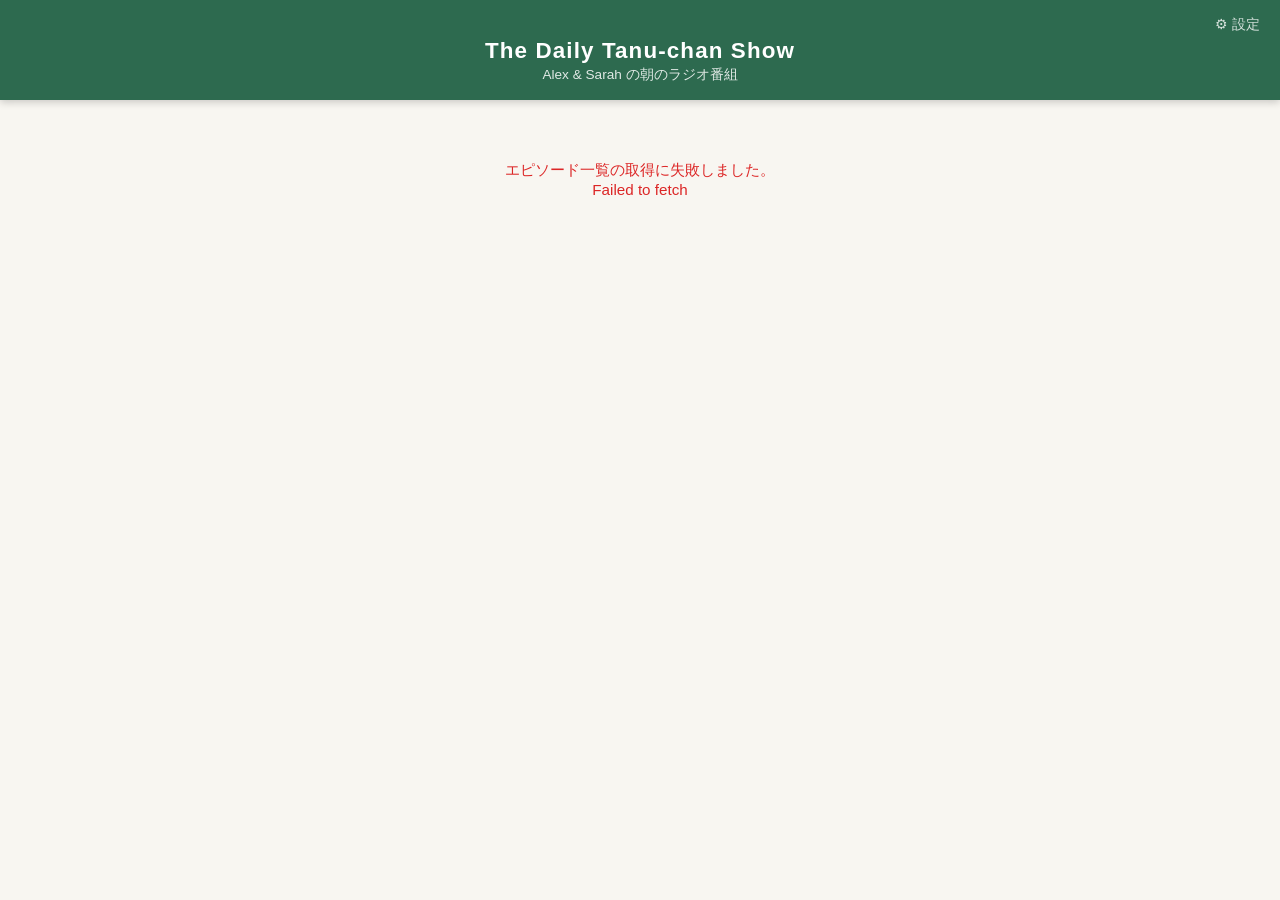
<file: docs/index.html>
<!DOCTYPE html>
<html lang="ja">
<head>
  <meta charset="UTF-8">
  <meta name="viewport" content="width=device-width, initial-scale=1.0">
  <title>The Daily Tanu-chan Show</title>
  <link rel="stylesheet" href="css/style.css">
</head>
<body>
  <header>
    <a href="settings.html" class="back-link" style="text-align:right; display:block;">⚙ 設定</a>
    <h1>The Daily Tanu-chan Show</h1>
    <p class="subtitle">Alex & Sarah の朝のラジオ番組</p>
  </header>

  <main>
    <div id="episode-list">
      <p class="loading">読み込み中...</p>
    </div>
  </main>

  <script>
    const REPO = 'yutamtam/english-daily';
    const CONTENT_BASE = 'content';

    async function loadEpisodes() {
      const list = document.getElementById('episode-list');
      try {
        // Fetch the list of content files via GitHub API
        const resp = await fetch(
          `https://api.github.com/repos/${REPO}/contents/${CONTENT_BASE}`,
          { headers: { Accept: 'application/vnd.github.v3+json' } }
        );
        if (!resp.ok) throw new Error('Failed to fetch episode list');
        const files = await resp.json();

        const jsonFiles = files
          .filter(f => f.name.endsWith('.json'))
          .sort((a, b) => b.name.localeCompare(a.name));

        if (jsonFiles.length === 0) {
          list.innerHTML = '<p class="empty">まだエピソードがありません。明日の朝6時をお楽しみに！</p>';
          return;
        }

        const items = jsonFiles.map(f => {
          const date = f.name.replace('.json', '');
          const d = new Date(date + 'T00:00:00+09:00');
          const label = d.toLocaleDateString('ja-JP', {
            year: 'numeric', month: 'long', day: 'numeric', weekday: 'short'
          });
          return `
            <a class="episode-card" href="player.html?date=${date}">
              <span class="episode-date">${label}</span>
              <span class="episode-arrow">▶</span>
            </a>`;
        }).join('');

        list.innerHTML = items;
      } catch (e) {
        list.innerHTML = `<p class="error">エピソード一覧の取得に失敗しました。<br>${e.message}</p>`;
      }
    }

    loadEpisodes();
  </script>
</body>
</html>
</file>
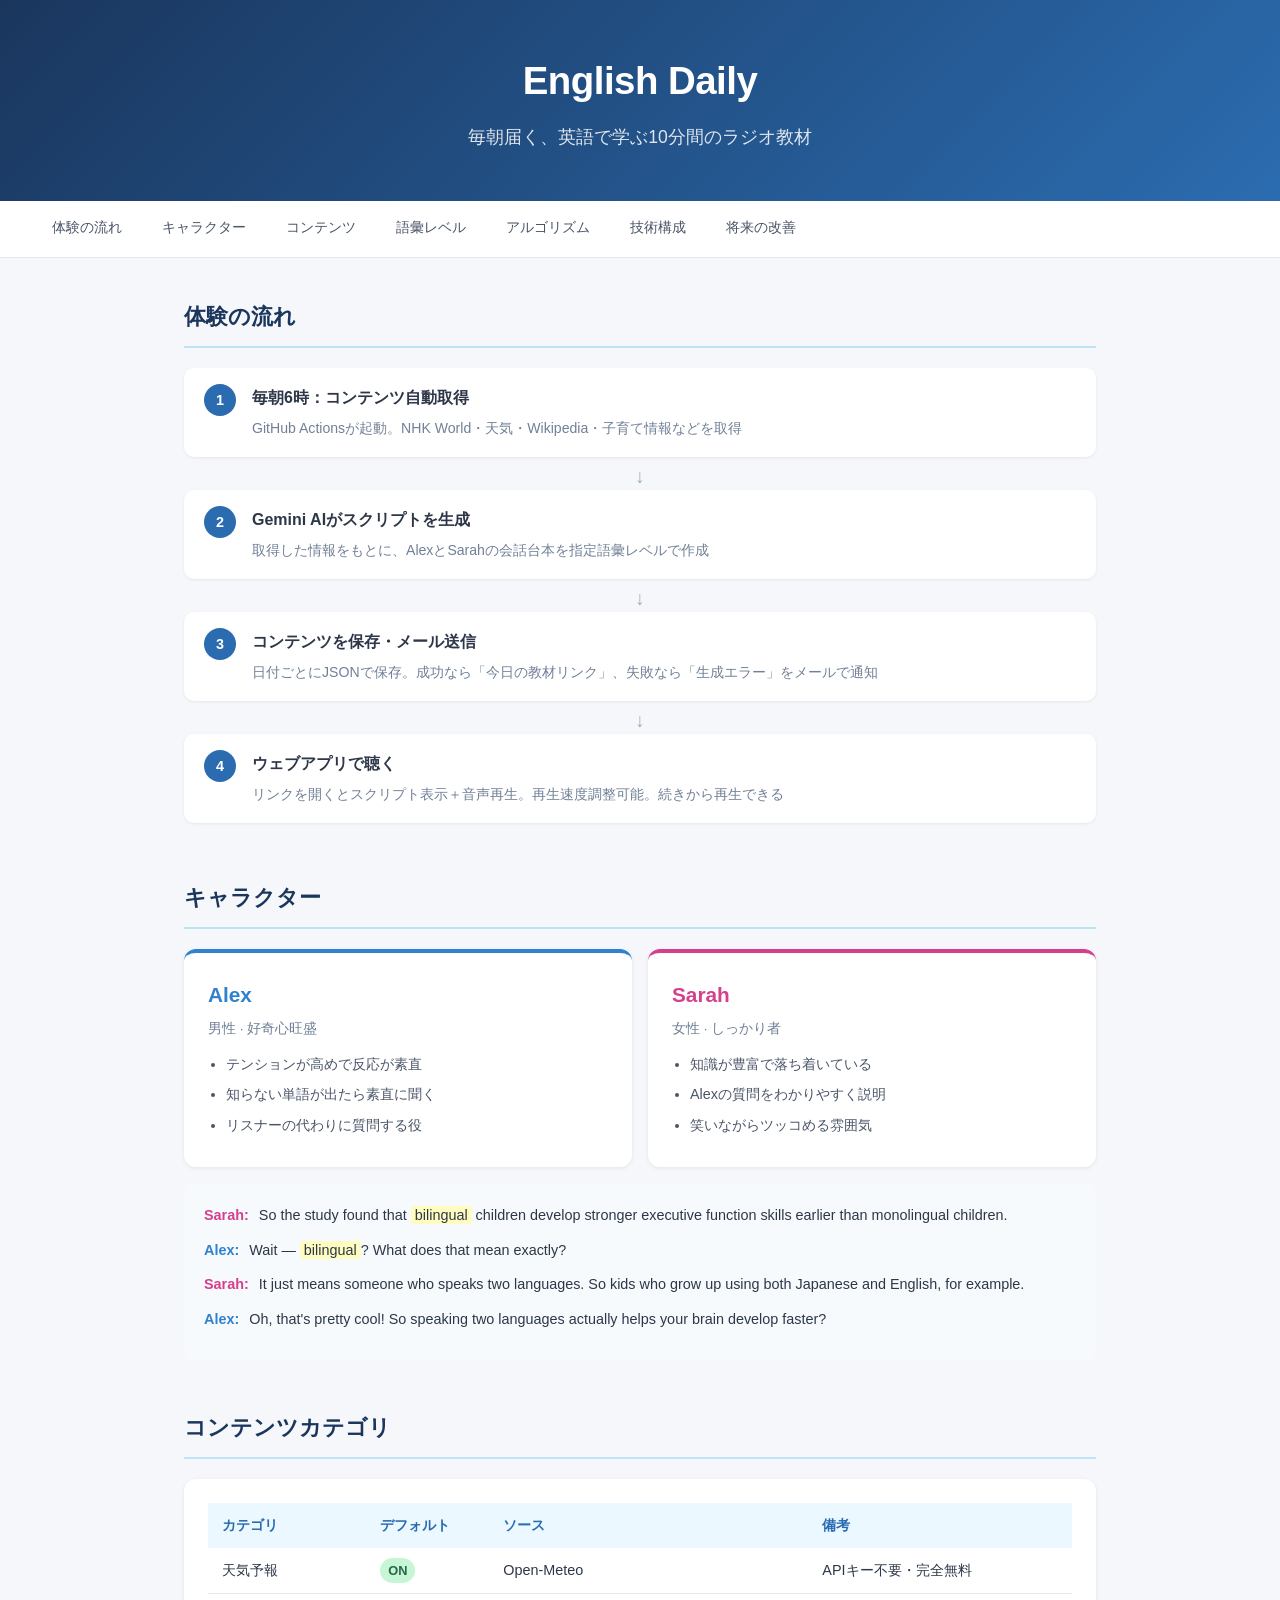
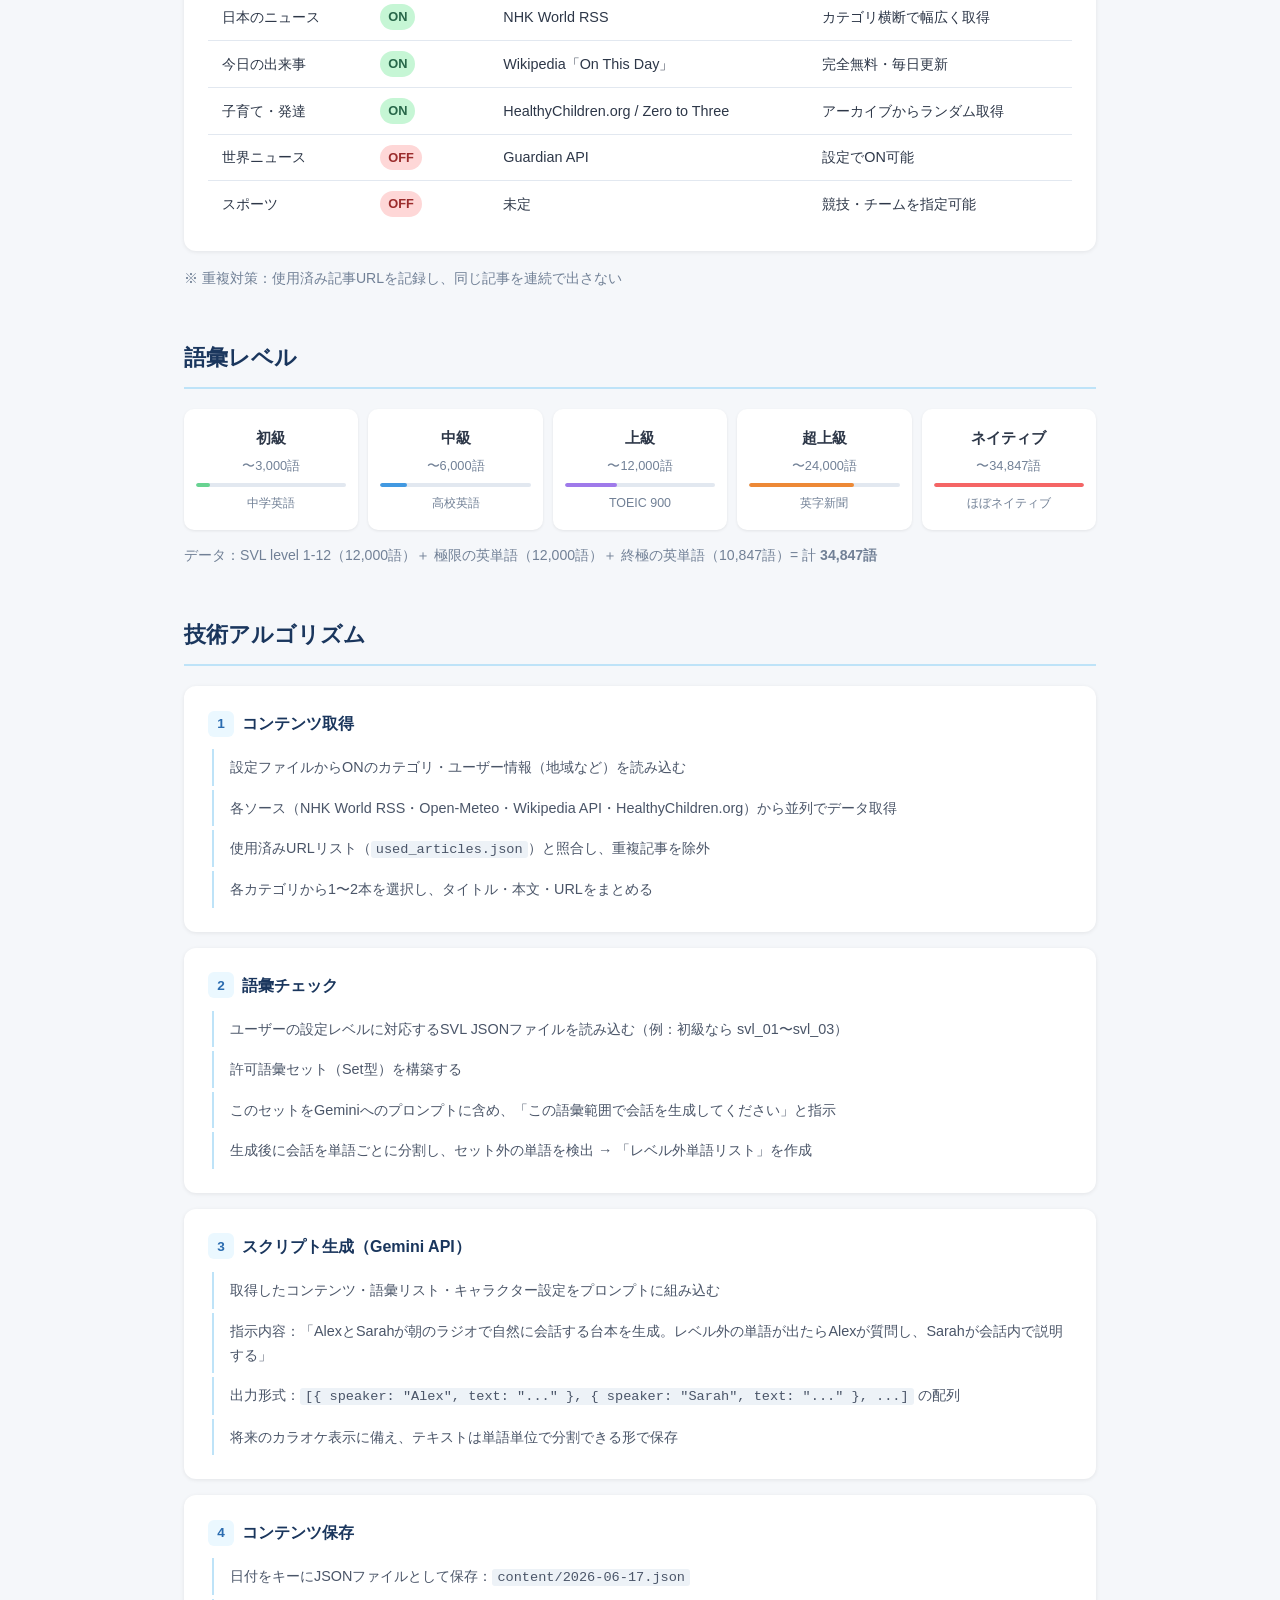
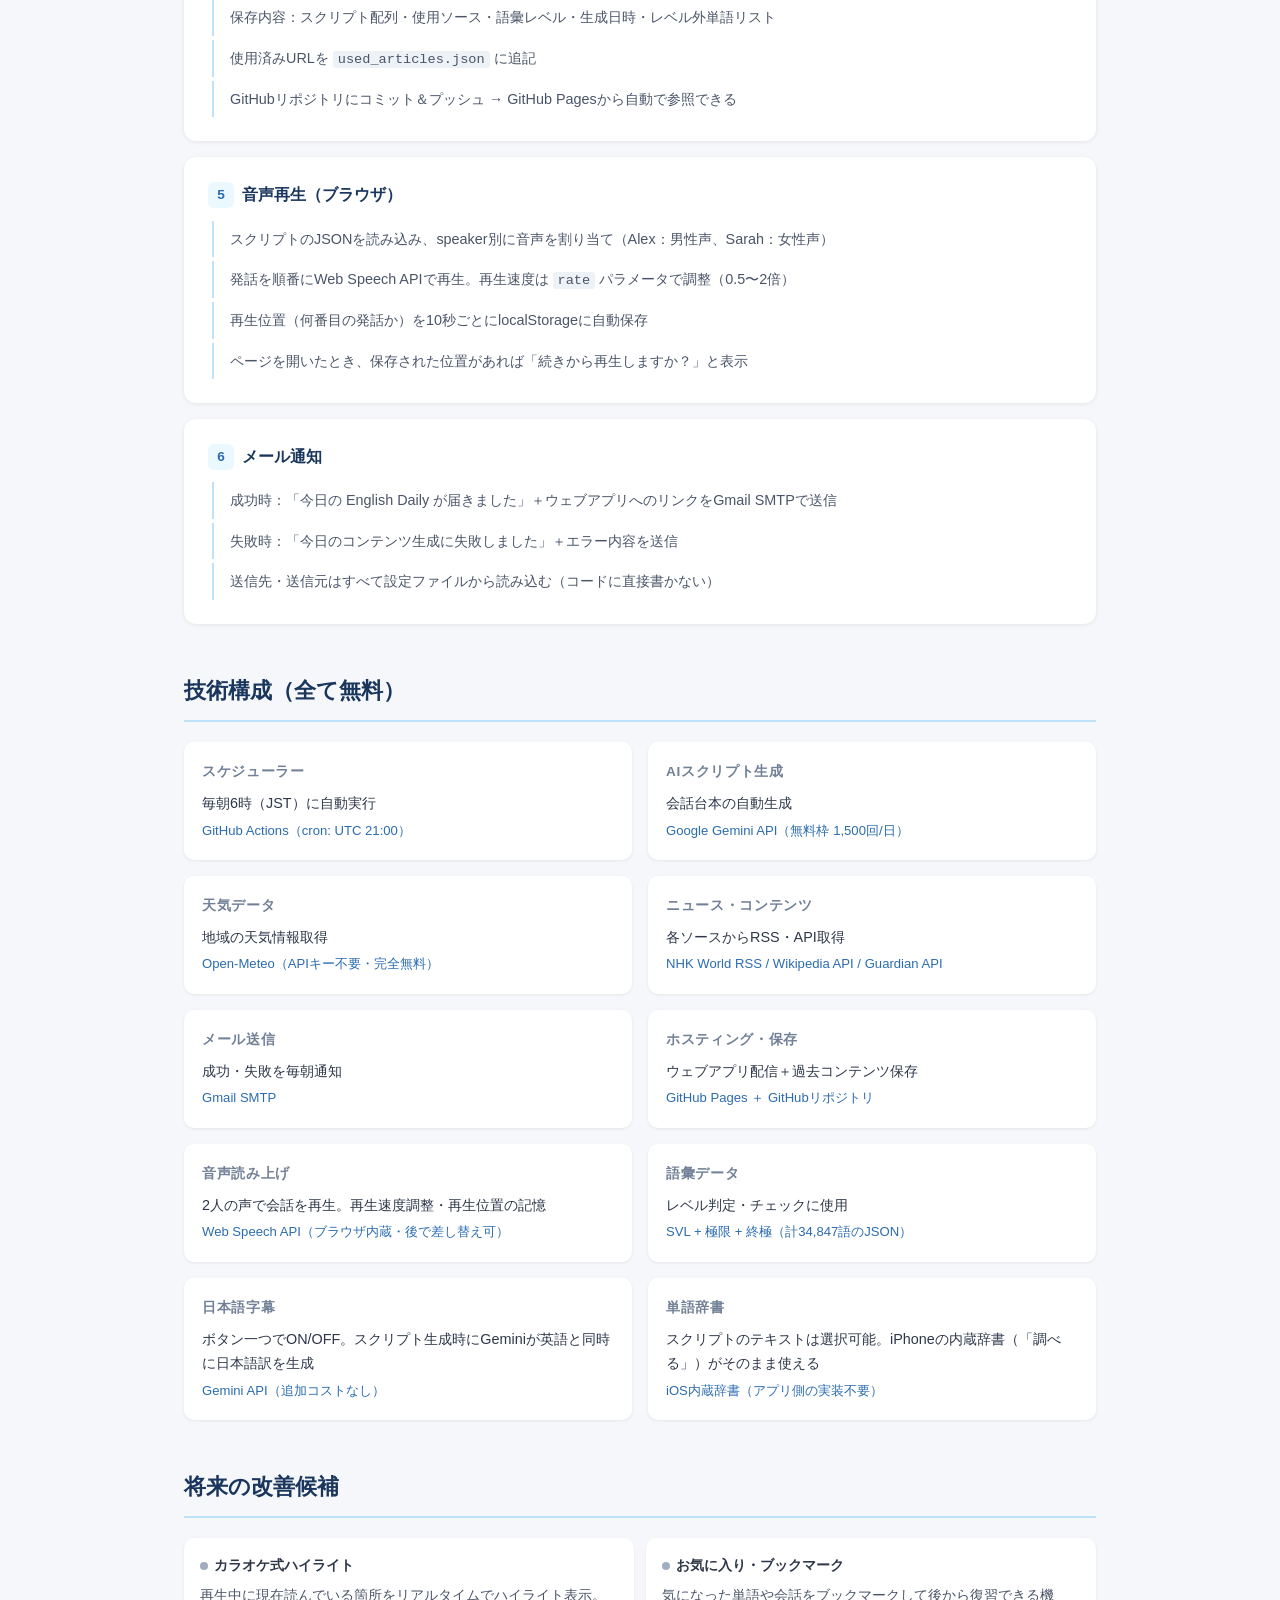
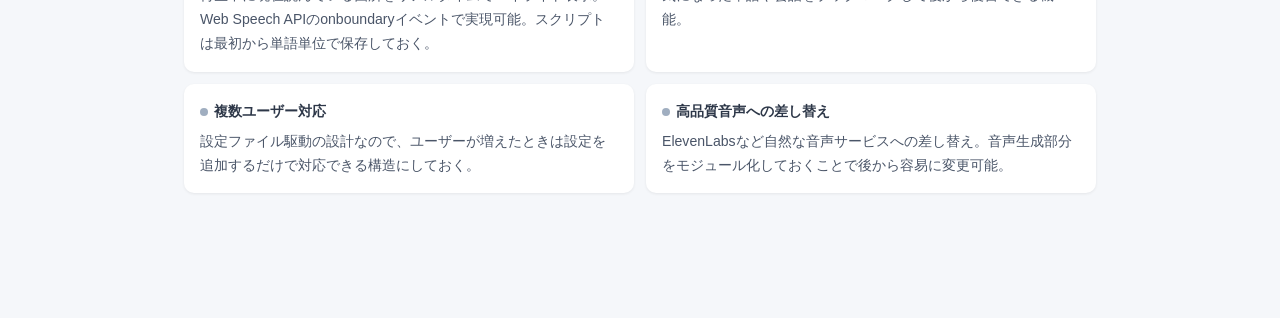
<file: overview.html>
<!DOCTYPE html>
<html lang="ja">
<head>
<meta charset="UTF-8">
<meta name="viewport" content="width=device-width, initial-scale=1.0">
<title>English Daily - 構想・技術概要</title>
<style>
  * { box-sizing: border-box; margin: 0; padding: 0; }
  body { font-family: -apple-system, BlinkMacSystemFont, 'Segoe UI', sans-serif; background: #f5f7fa; color: #2d3748; line-height: 1.7; }

  header { background: linear-gradient(135deg, #1a365d, #2b6cb0); color: white; padding: 48px 32px; text-align: center; }
  header h1 { font-size: 2.4rem; font-weight: 700; letter-spacing: -0.5px; }
  header p { margin-top: 10px; font-size: 1.1rem; opacity: 0.85; }

  nav { background: white; border-bottom: 1px solid #e2e8f0; padding: 0 32px; display: flex; gap: 0; overflow-x: auto; }
  nav a { padding: 14px 20px; color: #4a5568; text-decoration: none; font-size: 0.9rem; white-space: nowrap; border-bottom: 3px solid transparent; }
  nav a:hover { color: #2b6cb0; border-bottom-color: #2b6cb0; }

  main { max-width: 960px; margin: 0 auto; padding: 40px 24px 80px; }

  section { margin-bottom: 48px; }
  h2 { font-size: 1.4rem; font-weight: 700; color: #1a365d; margin-bottom: 20px; padding-bottom: 10px; border-bottom: 2px solid #bee3f8; }
  h3 { font-size: 1.05rem; font-weight: 600; color: #2d3748; margin: 20px 0 10px; }

  .card { background: white; border-radius: 12px; padding: 24px; margin-bottom: 16px; box-shadow: 0 1px 4px rgba(0,0,0,0.08); }

  .flow { display: flex; flex-direction: column; gap: 0; }
  .flow-item { display: flex; align-items: flex-start; gap: 16px; padding: 16px 20px; background: white; border-radius: 10px; margin-bottom: 8px; box-shadow: 0 1px 3px rgba(0,0,0,0.07); }
  .flow-num { width: 32px; height: 32px; background: #2b6cb0; color: white; border-radius: 50%; display: flex; align-items: center; justify-content: center; font-weight: 700; font-size: 0.9rem; flex-shrink: 0; }
  .flow-content strong { display: block; margin-bottom: 3px; }
  .flow-content span { font-size: 0.88rem; color: #718096; }
  .flow-arrow { text-align: center; color: #a0aec0; font-size: 1.2rem; margin: -4px 0; }

  .chars { display: grid; grid-template-columns: 1fr 1fr; gap: 16px; }
  .char-card { background: white; border-radius: 12px; padding: 24px; box-shadow: 0 1px 4px rgba(0,0,0,0.08); }
  .char-card.alex { border-top: 4px solid #3182ce; }
  .char-card.sarah { border-top: 4px solid #d53f8c; }
  .char-name { font-size: 1.3rem; font-weight: 700; margin-bottom: 4px; }
  .char-card.alex .char-name { color: #3182ce; }
  .char-card.sarah .char-name { color: #d53f8c; }
  .char-role { font-size: 0.85rem; color: #718096; margin-bottom: 12px; }
  .char-card ul { padding-left: 18px; font-size: 0.9rem; color: #4a5568; }
  .char-card li { margin-bottom: 6px; }

  .dialog-example { background: #f7fafc; border-radius: 10px; padding: 20px; margin-top: 16px; font-size: 0.9rem; }
  .dialog-example .line { margin-bottom: 10px; display: flex; gap: 10px; }
  .dialog-example .speaker { font-weight: 700; flex-shrink: 0; }
  .dialog-example .speaker.alex { color: #3182ce; }
  .dialog-example .speaker.sarah { color: #d53f8c; }
  .dialog-example .highlight { background: #fefcbf; padding: 1px 4px; border-radius: 3px; }

  table { width: 100%; border-collapse: collapse; font-size: 0.9rem; }
  th { background: #ebf8ff; color: #2b6cb0; padding: 10px 14px; text-align: left; font-weight: 600; }
  td { padding: 10px 14px; border-bottom: 1px solid #e2e8f0; }
  tr:last-child td { border-bottom: none; }
  .badge { display: inline-block; padding: 2px 8px; border-radius: 20px; font-size: 0.8rem; font-weight: 600; }
  .badge-on { background: #c6f6d5; color: #276749; }
  .badge-off { background: #fed7d7; color: #9b2c2c; }

  .levels { display: grid; grid-template-columns: repeat(5, 1fr); gap: 10px; }
  .level { background: white; border-radius: 10px; padding: 16px 12px; text-align: center; box-shadow: 0 1px 3px rgba(0,0,0,0.08); }
  .level-name { font-weight: 700; font-size: 0.95rem; margin-bottom: 4px; }
  .level-words { font-size: 0.8rem; color: #718096; margin-bottom: 6px; }
  .level-bar { height: 4px; border-radius: 2px; background: #e2e8f0; overflow: hidden; }
  .level-bar-fill { height: 100%; border-radius: 2px; }
  .l1 .level-bar-fill { background: #68d391; width: 9%; }
  .l2 .level-bar-fill { background: #4299e1; width: 18%; }
  .l3 .level-bar-fill { background: #9f7aea; width: 35%; }
  .l4 .level-bar-fill { background: #ed8936; width: 70%; }
  .l5 .level-bar-fill { background: #f56565; width: 100%; }

  .algo { background: white; border-radius: 12px; padding: 24px; margin-bottom: 16px; box-shadow: 0 1px 4px rgba(0,0,0,0.08); }
  .algo-title { font-weight: 700; color: #1a365d; margin-bottom: 12px; display: flex; align-items: center; gap: 8px; font-size: 1rem; }
  .algo-num { width: 26px; height: 26px; background: #ebf8ff; color: #2b6cb0; border-radius: 6px; display: flex; align-items: center; justify-content: center; font-weight: 700; font-size: 0.85rem; flex-shrink: 0; }
  .algo-steps { padding-left: 0; list-style: none; }
  .algo-steps li { padding: 6px 0 6px 16px; border-left: 2px solid #bee3f8; margin-left: 4px; font-size: 0.9rem; color: #4a5568; margin-bottom: 4px; }
  .algo-steps li:last-child { margin-bottom: 0; }
  .code { font-family: 'SF Mono', Consolas, monospace; background: #edf2f7; padding: 1px 5px; border-radius: 3px; font-size: 0.85rem; }

  .arch-grid { display: grid; grid-template-columns: 1fr 1fr; gap: 16px; }
  .arch-item { background: white; border-radius: 10px; padding: 18px; box-shadow: 0 1px 3px rgba(0,0,0,0.07); }
  .arch-item h4 { font-size: 0.85rem; font-weight: 700; color: #718096; text-transform: uppercase; letter-spacing: 0.05em; margin-bottom: 8px; }
  .arch-item p { font-size: 0.9rem; color: #2d3748; }
  .arch-item .tech { font-size: 0.82rem; color: #2b6cb0; margin-top: 4px; }

  .concerns { display: grid; grid-template-columns: 1fr 1fr; gap: 12px; }
  .concern { background: white; border-radius: 10px; padding: 16px; box-shadow: 0 1px 3px rgba(0,0,0,0.07); font-size: 0.88rem; }
  .concern-label { font-weight: 700; margin-bottom: 6px; display: flex; align-items: center; gap: 6px; }
  .dot { width: 8px; height: 8px; border-radius: 50%; flex-shrink: 0; }
  .dot-future { background: #a0aec0; }

  @media (max-width: 640px) {
    .chars, .arch-grid, .concerns { grid-template-columns: 1fr; }
    .levels { grid-template-columns: repeat(3, 1fr); }
    header h1 { font-size: 1.8rem; }
  }
</style>
</head>
<body>

<header>
  <h1>English Daily</h1>
  <p>毎朝届く、英語で学ぶ10分間のラジオ教材</p>
</header>

<nav>
  <a href="#flow">体験の流れ</a>
  <a href="#chars">キャラクター</a>
  <a href="#content">コンテンツ</a>
  <a href="#levels">語彙レベル</a>
  <a href="#algo">アルゴリズム</a>
  <a href="#arch">技術構成</a>
  <a href="#future">将来の改善</a>
</nav>

<main>

  <!-- 体験の流れ -->
  <section id="flow">
    <h2>体験の流れ</h2>
    <div class="flow">
      <div class="flow-item">
        <div class="flow-num">1</div>
        <div class="flow-content">
          <strong>毎朝6時：コンテンツ自動取得</strong>
          <span>GitHub Actionsが起動。NHK World・天気・Wikipedia・子育て情報などを取得</span>
        </div>
      </div>
      <div class="flow-arrow">↓</div>
      <div class="flow-item">
        <div class="flow-num">2</div>
        <div class="flow-content">
          <strong>Gemini AIがスクリプトを生成</strong>
          <span>取得した情報をもとに、AlexとSarahの会話台本を指定語彙レベルで作成</span>
        </div>
      </div>
      <div class="flow-arrow">↓</div>
      <div class="flow-item">
        <div class="flow-num">3</div>
        <div class="flow-content">
          <strong>コンテンツを保存・メール送信</strong>
          <span>日付ごとにJSONで保存。成功なら「今日の教材リンク」、失敗なら「生成エラー」をメールで通知</span>
        </div>
      </div>
      <div class="flow-arrow">↓</div>
      <div class="flow-item">
        <div class="flow-num">4</div>
        <div class="flow-content">
          <strong>ウェブアプリで聴く</strong>
          <span>リンクを開くとスクリプト表示＋音声再生。再生速度調整可能。続きから再生できる</span>
        </div>
      </div>
    </div>
  </section>

  <!-- キャラクター -->
  <section id="chars">
    <h2>キャラクター</h2>
    <div class="chars">
      <div class="char-card alex">
        <div class="char-name">Alex</div>
        <div class="char-role">男性 · 好奇心旺盛</div>
        <ul>
          <li>テンションが高めで反応が素直</li>
          <li>知らない単語が出たら素直に聞く</li>
          <li>リスナーの代わりに質問する役</li>
        </ul>
      </div>
      <div class="char-card sarah">
        <div class="char-name">Sarah</div>
        <div class="char-role">女性 · しっかり者</div>
        <ul>
          <li>知識が豊富で落ち着いている</li>
          <li>Alexの質問をわかりやすく説明</li>
          <li>笑いながらツッコめる雰囲気</li>
        </ul>
      </div>
    </div>
    <div class="dialog-example">
      <div class="line">
        <span class="speaker sarah">Sarah:</span>
        <span>So the study found that <span class="highlight">bilingual</span> children develop stronger executive function skills earlier than monolingual children.</span>
      </div>
      <div class="line">
        <span class="speaker alex">Alex:</span>
        <span>Wait — <span class="highlight">bilingual</span>? What does that mean exactly?</span>
      </div>
      <div class="line">
        <span class="speaker sarah">Sarah:</span>
        <span>It just means someone who speaks two languages. So kids who grow up using both Japanese and English, for example.</span>
      </div>
      <div class="line">
        <span class="speaker alex">Alex:</span>
        <span>Oh, that's pretty cool! So speaking two languages actually helps your brain develop faster?</span>
      </div>
    </div>
  </section>

  <!-- コンテンツ -->
  <section id="content">
    <h2>コンテンツカテゴリ</h2>
    <div class="card">
      <table>
        <thead>
          <tr><th>カテゴリ</th><th>デフォルト</th><th>ソース</th><th>備考</th></tr>
        </thead>
        <tbody>
          <tr>
            <td>天気予報</td>
            <td><span class="badge badge-on">ON</span></td>
            <td>Open-Meteo</td>
            <td>APIキー不要・完全無料</td>
          </tr>
          <tr>
            <td>日本のニュース</td>
            <td><span class="badge badge-on">ON</span></td>
            <td>NHK World RSS</td>
            <td>カテゴリ横断で幅広く取得</td>
          </tr>
          <tr>
            <td>今日の出来事</td>
            <td><span class="badge badge-on">ON</span></td>
            <td>Wikipedia「On This Day」</td>
            <td>完全無料・毎日更新</td>
          </tr>
          <tr>
            <td>子育て・発達</td>
            <td><span class="badge badge-on">ON</span></td>
            <td>HealthyChildren.org / Zero to Three</td>
            <td>アーカイブからランダム取得</td>
          </tr>
          <tr>
            <td>世界ニュース</td>
            <td><span class="badge badge-off">OFF</span></td>
            <td>Guardian API</td>
            <td>設定でON可能</td>
          </tr>
          <tr>
            <td>スポーツ</td>
            <td><span class="badge badge-off">OFF</span></td>
            <td>未定</td>
            <td>競技・チームを指定可能</td>
          </tr>
        </tbody>
      </table>
    </div>
    <p style="font-size:0.88rem; color:#718096; margin-top:8px;">※ 重複対策：使用済み記事URLを記録し、同じ記事を連続で出さない</p>
  </section>

  <!-- 語彙レベル -->
  <section id="levels">
    <h2>語彙レベル</h2>
    <div class="levels">
      <div class="level l1">
        <div class="level-name">初級</div>
        <div class="level-words">〜3,000語</div>
        <div class="level-bar"><div class="level-bar-fill"></div></div>
        <div style="font-size:0.78rem; color:#718096; margin-top:6px;">中学英語</div>
      </div>
      <div class="level l2">
        <div class="level-name">中級</div>
        <div class="level-words">〜6,000語</div>
        <div class="level-bar"><div class="level-bar-fill"></div></div>
        <div style="font-size:0.78rem; color:#718096; margin-top:6px;">高校英語</div>
      </div>
      <div class="level l3">
        <div class="level-name">上級</div>
        <div class="level-words">〜12,000語</div>
        <div class="level-bar"><div class="level-bar-fill"></div></div>
        <div style="font-size:0.78rem; color:#718096; margin-top:6px;">TOEIC 900</div>
      </div>
      <div class="level l4">
        <div class="level-name">超上級</div>
        <div class="level-words">〜24,000語</div>
        <div class="level-bar"><div class="level-bar-fill"></div></div>
        <div style="font-size:0.78rem; color:#718096; margin-top:6px;">英字新聞</div>
      </div>
      <div class="level l5">
        <div class="level-name">ネイティブ</div>
        <div class="level-words">〜34,847語</div>
        <div class="level-bar"><div class="level-bar-fill"></div></div>
        <div style="font-size:0.78rem; color:#718096; margin-top:6px;">ほぼネイティブ</div>
      </div>
    </div>
    <div style="margin-top:14px; font-size:0.88rem; color:#718096;">
      データ：SVL level 1-12（12,000語）＋ 極限の英単語（12,000語）＋ 終極の英単語（10,847語）= 計 <strong>34,847語</strong>
    </div>
  </section>

  <!-- アルゴリズム -->
  <section id="algo">
    <h2>技術アルゴリズム</h2>

    <div class="algo">
      <div class="algo-title"><div class="algo-num">1</div>コンテンツ取得</div>
      <ul class="algo-steps">
        <li>設定ファイルからONのカテゴリ・ユーザー情報（地域など）を読み込む</li>
        <li>各ソース（NHK World RSS・Open-Meteo・Wikipedia API・HealthyChildren.org）から並列でデータ取得</li>
        <li>使用済みURLリスト（<span class="code">used_articles.json</span>）と照合し、重複記事を除外</li>
        <li>各カテゴリから1〜2本を選択し、タイトル・本文・URLをまとめる</li>
      </ul>
    </div>

    <div class="algo">
      <div class="algo-title"><div class="algo-num">2</div>語彙チェック</div>
      <ul class="algo-steps">
        <li>ユーザーの設定レベルに対応するSVL JSONファイルを読み込む（例：初級なら svl_01〜svl_03）</li>
        <li>許可語彙セット（Set型）を構築する</li>
        <li>このセットをGeminiへのプロンプトに含め、「この語彙範囲で会話を生成してください」と指示</li>
        <li>生成後に会話を単語ごとに分割し、セット外の単語を検出 → 「レベル外単語リスト」を作成</li>
      </ul>
    </div>

    <div class="algo">
      <div class="algo-title"><div class="algo-num">3</div>スクリプト生成（Gemini API）</div>
      <ul class="algo-steps">
        <li>取得したコンテンツ・語彙リスト・キャラクター設定をプロンプトに組み込む</li>
        <li>指示内容：「AlexとSarahが朝のラジオで自然に会話する台本を生成。レベル外の単語が出たらAlexが質問し、Sarahが会話内で説明する」</li>
        <li>出力形式：<span class="code">[{ speaker: "Alex", text: "..." }, { speaker: "Sarah", text: "..." }, ...]</span> の配列</li>
        <li>将来のカラオケ表示に備え、テキストは単語単位で分割できる形で保存</li>
      </ul>
    </div>

    <div class="algo">
      <div class="algo-title"><div class="algo-num">4</div>コンテンツ保存</div>
      <ul class="algo-steps">
        <li>日付をキーにJSONファイルとして保存：<span class="code">content/2026-06-17.json</span></li>
        <li>保存内容：スクリプト配列・使用ソース・語彙レベル・生成日時・レベル外単語リスト</li>
        <li>使用済みURLを <span class="code">used_articles.json</span> に追記</li>
        <li>GitHubリポジトリにコミット＆プッシュ → GitHub Pagesから自動で参照できる</li>
      </ul>
    </div>

    <div class="algo">
      <div class="algo-title"><div class="algo-num">5</div>音声再生（ブラウザ）</div>
      <ul class="algo-steps">
        <li>スクリプトのJSONを読み込み、speaker別に音声を割り当て（Alex：男性声、Sarah：女性声）</li>
        <li>発話を順番にWeb Speech APIで再生。再生速度は <span class="code">rate</span> パラメータで調整（0.5〜2倍）</li>
        <li>再生位置（何番目の発話か）を10秒ごとにlocalStorageに自動保存</li>
        <li>ページを開いたとき、保存された位置があれば「続きから再生しますか？」と表示</li>
      </ul>
    </div>

    <div class="algo">
      <div class="algo-title"><div class="algo-num">6</div>メール通知</div>
      <ul class="algo-steps">
        <li>成功時：「今日の English Daily が届きました」＋ウェブアプリへのリンクをGmail SMTPで送信</li>
        <li>失敗時：「今日のコンテンツ生成に失敗しました」＋エラー内容を送信</li>
        <li>送信先・送信元はすべて設定ファイルから読み込む（コードに直接書かない）</li>
      </ul>
    </div>
  </section>

  <!-- 技術構成 -->
  <section id="arch">
    <h2>技術構成（全て無料）</h2>
    <div class="arch-grid">
      <div class="arch-item">
        <h4>スケジューラー</h4>
        <p>毎朝6時（JST）に自動実行</p>
        <div class="tech">GitHub Actions（cron: UTC 21:00）</div>
      </div>
      <div class="arch-item">
        <h4>AIスクリプト生成</h4>
        <p>会話台本の自動生成</p>
        <div class="tech">Google Gemini API（無料枠 1,500回/日）</div>
      </div>
      <div class="arch-item">
        <h4>天気データ</h4>
        <p>地域の天気情報取得</p>
        <div class="tech">Open-Meteo（APIキー不要・完全無料）</div>
      </div>
      <div class="arch-item">
        <h4>ニュース・コンテンツ</h4>
        <p>各ソースからRSS・API取得</p>
        <div class="tech">NHK World RSS / Wikipedia API / Guardian API</div>
      </div>
      <div class="arch-item">
        <h4>メール送信</h4>
        <p>成功・失敗を毎朝通知</p>
        <div class="tech">Gmail SMTP</div>
      </div>
      <div class="arch-item">
        <h4>ホスティング・保存</h4>
        <p>ウェブアプリ配信＋過去コンテンツ保存</p>
        <div class="tech">GitHub Pages ＋ GitHubリポジトリ</div>
      </div>
      <div class="arch-item">
        <h4>音声読み上げ</h4>
        <p>2人の声で会話を再生。再生速度調整・再生位置の記憶</p>
        <div class="tech">Web Speech API（ブラウザ内蔵・後で差し替え可）</div>
      </div>
      <div class="arch-item">
        <h4>語彙データ</h4>
        <p>レベル判定・チェックに使用</p>
        <div class="tech">SVL + 極限 + 終極（計34,847語のJSON）</div>
      </div>
      <div class="arch-item">
        <h4>日本語字幕</h4>
        <p>ボタン一つでON/OFF。スクリプト生成時にGeminiが英語と同時に日本語訳を生成</p>
        <div class="tech">Gemini API（追加コストなし）</div>
      </div>
      <div class="arch-item">
        <h4>単語辞書</h4>
        <p>スクリプトのテキストは選択可能。iPhoneの内蔵辞書（「調べる」）がそのまま使える</p>
        <div class="tech">iOS内蔵辞書（アプリ側の実装不要）</div>
      </div>
    </div>
  </section>

  <!-- 将来の改善 -->
  <section id="future">
    <h2>将来の改善候補</h2>
    <div class="concerns">
      <div class="concern">
        <div class="concern-label"><div class="dot dot-future"></div>カラオケ式ハイライト</div>
        <div style="font-size:0.88rem; color:#4a5568;">再生中に現在読んでいる箇所をリアルタイムでハイライト表示。Web Speech APIのonboundaryイベントで実現可能。スクリプトは最初から単語単位で保存しておく。</div>
      </div>
      <div class="concern">
        <div class="concern-label"><div class="dot dot-future"></div>お気に入り・ブックマーク</div>
        <div style="font-size:0.88rem; color:#4a5568;">気になった単語や会話をブックマークして後から復習できる機能。</div>
      </div>
      <div class="concern">
        <div class="concern-label"><div class="dot dot-future"></div>複数ユーザー対応</div>
        <div style="font-size:0.88rem; color:#4a5568;">設定ファイル駆動の設計なので、ユーザーが増えたときは設定を追加するだけで対応できる構造にしておく。</div>
      </div>
      <div class="concern">
        <div class="concern-label"><div class="dot dot-future"></div>高品質音声への差し替え</div>
        <div style="font-size:0.88rem; color:#4a5568;">ElevenLabsなど自然な音声サービスへの差し替え。音声生成部分をモジュール化しておくことで後から容易に変更可能。</div>
      </div>
    </div>
  </section>

</main>

</body>
</html>
</file>
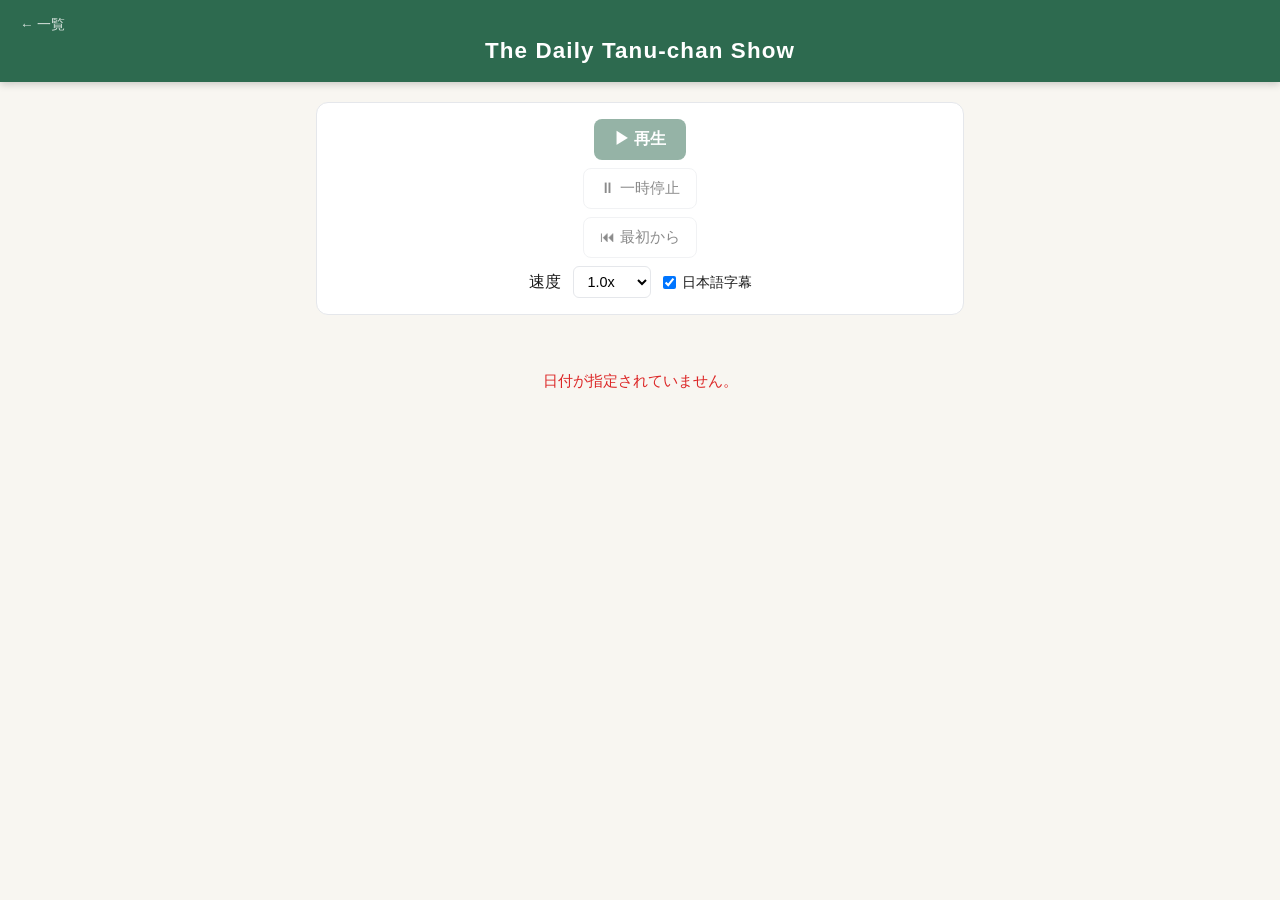
<file: docs/player.html>
<!DOCTYPE html>
<html lang="ja">
<head>
  <meta charset="UTF-8">
  <meta name="viewport" content="width=device-width, initial-scale=1.0">
  <title>The Daily Tanu-chan Show</title>
  <link rel="stylesheet" href="css/style.css">
</head>
<body>
  <header>
    <a href="index.html" class="back-link">← 一覧</a>
    <h1>The Daily Tanu-chan Show</h1>
    <p id="episode-date" class="subtitle"></p>
  </header>

  <main>
    <!-- Controls -->
    <div class="player-controls">
      <button id="btn-play" class="btn-primary" disabled>▶ 再生</button>
      <button id="btn-pause" class="btn-secondary" disabled>⏸ 一時停止</button>
      <button id="btn-restart" class="btn-secondary" disabled>⏮ 最初から</button>

      <div class="control-row">
        <label for="speed-select">速度</label>
        <select id="speed-select">
          <option value="0.5">0.5x</option>
          <option value="0.75">0.75x</option>
          <option value="1" selected>1.0x</option>
          <option value="1.25">1.25x</option>
          <option value="1.5">1.5x</option>
          <option value="2">2.0x</option>
        </select>

        <label class="toggle-label">
          <input type="checkbox" id="toggle-ja" checked>
          日本語字幕
        </label>
      </div>
    </div>

    <!-- Resume banner -->
    <div id="resume-banner" class="resume-banner hidden">
      <span id="resume-text"></span>
      <button id="btn-resume">続きから再生</button>
      <button id="btn-dismiss">最初から</button>
    </div>

    <!-- Script -->
    <div id="script-container" class="script-container">
      <p class="loading">読み込み中...</p>
    </div>
  </main>

  <script>
    const REPO_RAW = 'https://raw.githubusercontent.com/yutamtam/english-daily/main';

    // --- State ---
    let script = [];
    let currentLine = 0;
    let isPlaying = false;
    let utterance = null;
    let speed = 1.0;
    let showJa = true;
    let dateKey = '';

    // --- Elements ---
    const btnPlay = document.getElementById('btn-play');
    const btnPause = document.getElementById('btn-pause');
    const btnRestart = document.getElementById('btn-restart');
    const speedSelect = document.getElementById('speed-select');
    const toggleJa = document.getElementById('toggle-ja');
    const scriptContainer = document.getElementById('script-container');
    const resumeBanner = document.getElementById('resume-banner');
    const resumeText = document.getElementById('resume-text');
    const btnResume = document.getElementById('btn-resume');
    const btnDismiss = document.getElementById('btn-dismiss');

    // --- Load episode ---
    async function loadEpisode() {
      const params = new URLSearchParams(location.search);
      const date = params.get('date');
      if (!date) {
        scriptContainer.innerHTML = '<p class="error">日付が指定されていません。</p>';
        return;
      }
      dateKey = date;
      document.getElementById('episode-date').textContent = formatDate(date);
      document.title = `English Daily — ${date}`;

      try {
        const resp = await fetch(`${REPO_RAW}/content/${date}.json`);
        if (!resp.ok) throw new Error(`${resp.status}`);
        const data = await resp.json();
        script = data.script;
        renderScript();
        enableControls();
        checkResume();
      } catch (e) {
        scriptContainer.innerHTML = `<p class="error">エピソードの読み込みに失敗しました。<br>${e.message}</p>`;
      }
    }

    function formatDate(dateStr) {
      const d = new Date(dateStr + 'T00:00:00+09:00');
      return d.toLocaleDateString('ja-JP', {
        year: 'numeric', month: 'long', day: 'numeric', weekday: 'short'
      });
    }

    // --- Render ---
    function renderScript() {
      scriptContainer.innerHTML = script.map((line, i) => `
        <div class="script-line ${line.speaker === 'Alex' ? 'alex' : 'sarah'}" id="line-${i}">
          <span class="speaker-name">${line.speaker}</span>
          <p class="line-text">${escapeHtml(line.text)}</p>
          <p class="line-ja ${showJa ? '' : 'hidden'}">${escapeHtml(line.ja)}</p>
        </div>
      `).join('');
    }

    function escapeHtml(str) {
      return str.replace(/&/g, '&amp;').replace(/</g, '&lt;').replace(/>/g, '&gt;');
    }

    function updateJaVisibility() {
      document.querySelectorAll('.line-ja').forEach(el => {
        el.classList.toggle('hidden', !showJa);
      });
    }

    // --- Playback ---
    function enableControls() {
      btnPlay.disabled = false;
      btnRestart.disabled = false;
    }

    function highlightLine(index) {
      document.querySelectorAll('.script-line').forEach(el => el.classList.remove('active'));
      const el = document.getElementById(`line-${index}`);
      if (el) {
        el.classList.add('active');
        el.scrollIntoView({ behavior: 'smooth', block: 'center' });
      }
    }

    function speakLine(index) {
      if (index >= script.length) {
        isPlaying = false;
        btnPlay.disabled = false;
        btnPause.disabled = true;
        document.querySelectorAll('.script-line').forEach(el => el.classList.remove('active'));
        saveProgress(script.length); // Mark as complete
        return;
      }

      currentLine = index;
      highlightLine(index);
      saveProgress(index);

      const line = script[index];
      utterance = new SpeechSynthesisUtterance(line.text);
      utterance.lang = 'en-US';
      utterance.rate = speed;

      // Try to assign different voices for Alex and Sarah
      const voices = speechSynthesis.getVoices();
      const maleVoices = voices.filter(v => v.lang.startsWith('en') &&
        (v.name.toLowerCase().includes('male') || v.name.includes('Daniel') || v.name.includes('Alex')));
      const femaleVoices = voices.filter(v => v.lang.startsWith('en') &&
        (v.name.toLowerCase().includes('female') || v.name.includes('Samantha') || v.name.includes('Karen')));

      if (line.speaker === 'Alex' && maleVoices.length > 0) {
        utterance.voice = maleVoices[0];
      } else if (line.speaker === 'Sarah' && femaleVoices.length > 0) {
        utterance.voice = femaleVoices[0];
      } else {
        const enVoices = voices.filter(v => v.lang.startsWith('en'));
        if (enVoices.length > 0) utterance.voice = enVoices[0];
      }

      utterance.onend = () => {
        if (isPlaying) speakLine(index + 1);
      };

      speechSynthesis.speak(utterance);
    }

    function play(fromLine) {
      speechSynthesis.cancel();
      isPlaying = true;
      btnPlay.disabled = true;
      btnPause.disabled = false;
      speakLine(fromLine ?? currentLine);
    }

    function pause() {
      isPlaying = false;
      speechSynthesis.cancel();
      btnPlay.disabled = false;
      btnPause.disabled = true;
    }

    function restart() {
      pause();
      currentLine = 0;
      document.querySelectorAll('.script-line').forEach(el => el.classList.remove('active'));
    }

    // --- Progress persistence ---
    function progressKey() {
      return `english-daily-progress-${dateKey}`;
    }

    function saveProgress(lineIndex) {
      localStorage.setItem(progressKey(), lineIndex);
    }

    function checkResume() {
      const saved = parseInt(localStorage.getItem(progressKey()) ?? '-1', 10);
      if (saved > 0 && saved < script.length) {
        currentLine = saved;
        const lineNum = saved + 1;
        resumeText.textContent = `前回の続き（${lineNum}行目）から再生しますか？`;
        resumeBanner.classList.remove('hidden');
      }
    }

    // --- Event listeners ---
    btnPlay.addEventListener('click', () => play());
    btnPause.addEventListener('click', pause);
    btnRestart.addEventListener('click', () => { restart(); play(0); });

    btnResume.addEventListener('click', () => {
      resumeBanner.classList.add('hidden');
      play(currentLine);
    });

    btnDismiss.addEventListener('click', () => {
      resumeBanner.classList.add('hidden');
      currentLine = 0;
      play(0);
    });

    speedSelect.addEventListener('change', () => {
      speed = parseFloat(speedSelect.value);
      if (isPlaying) {
        const savedLine = currentLine;
        pause();
        setTimeout(() => play(savedLine), 100);
      }
    });

    toggleJa.addEventListener('change', () => {
      showJa = toggleJa.checked;
      updateJaVisibility();
    });

    // Voices load asynchronously on some browsers
    speechSynthesis.onvoiceschanged = () => {};

    loadEpisode();
  </script>
</body>
</html>
</file>
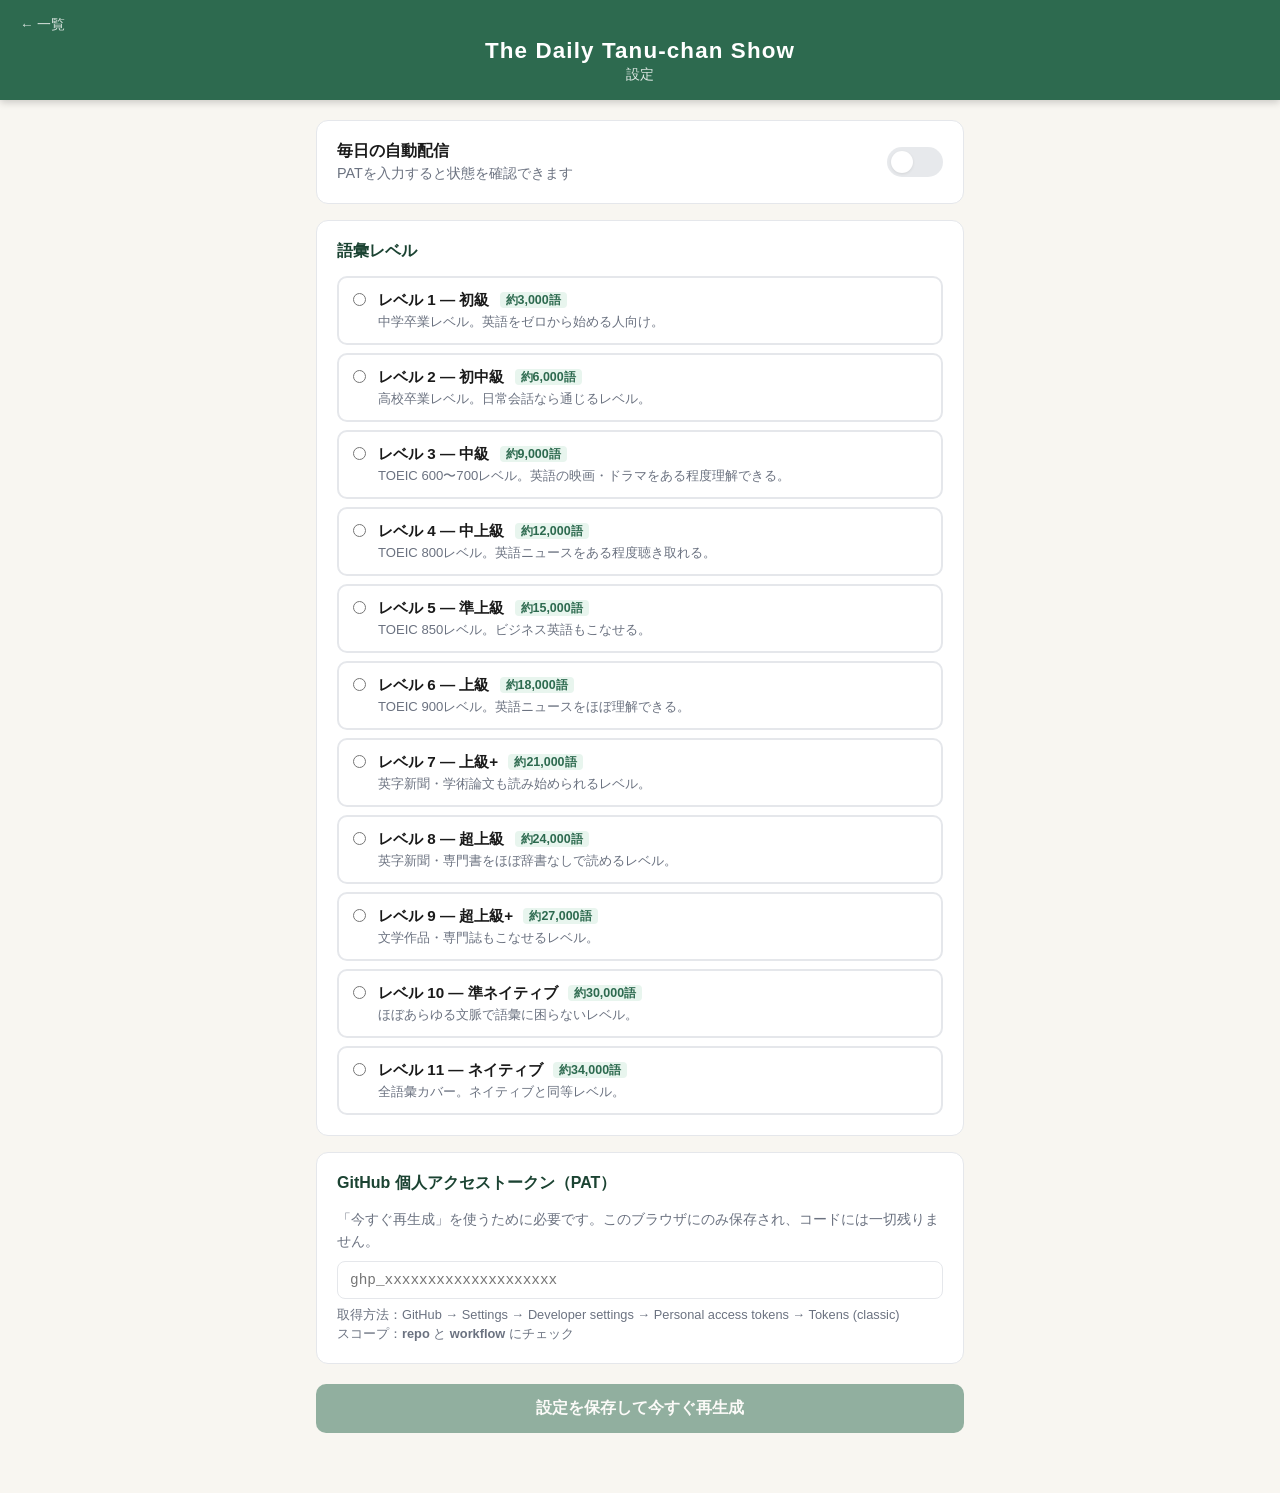
<file: docs/settings.html>
<!DOCTYPE html>
<html lang="ja">
<head>
  <meta charset="UTF-8">
  <meta name="viewport" content="width=device-width, initial-scale=1.0">
  <title>The Daily Tanu-chan Show — 設定</title>
  <link rel="stylesheet" href="css/style.css">
  <style>
    .settings-card {
      background: var(--surface);
      border: 1px solid var(--border);
      border-radius: 12px;
      padding: 20px;
      margin-bottom: 16px;
    }

    .settings-card h2 {
      font-size: 1rem;
      font-weight: 700;
      margin-bottom: 14px;
      color: var(--primary-dark);
    }

    .level-options {
      display: flex;
      flex-direction: column;
      gap: 8px;
    }

    .level-option {
      display: flex;
      align-items: flex-start;
      gap: 12px;
      padding: 12px 14px;
      border: 2px solid var(--border);
      border-radius: 10px;
      cursor: pointer;
      transition: border-color 0.15s, background 0.15s;
    }

    .level-option:hover {
      border-color: var(--accent);
      background: #f0faf5;
    }

    .level-option.selected {
      border-color: var(--primary);
      background: #f0faf5;
    }

    .level-option input[type="radio"] {
      margin-top: 3px;
      accent-color: var(--primary);
      flex-shrink: 0;
    }

    .level-label {
      font-weight: 600;
      font-size: 0.95rem;
    }

    .level-vocab {
      font-size: 0.78rem;
      font-weight: 600;
      color: var(--primary);
      background: #e8f5ee;
      border-radius: 4px;
      padding: 1px 6px;
      margin-left: 6px;
      vertical-align: middle;
    }

    .level-desc {
      font-size: 0.82rem;
      color: var(--muted);
      margin-top: 2px;
    }

    .pat-input {
      width: 100%;
      border: 1px solid var(--border);
      border-radius: 8px;
      padding: 10px 12px;
      font-size: 0.9rem;
      font-family: monospace;
      background: var(--surface);
      color: var(--text);
      margin-top: 8px;
    }

    .pat-input:focus {
      outline: none;
      border-color: var(--primary);
    }

    .pat-note {
      font-size: 0.8rem;
      color: var(--muted);
      margin-top: 6px;
      line-height: 1.5;
    }

    .pat-note a {
      color: var(--primary);
    }

    .btn-generate {
      width: 100%;
      background: var(--primary);
      color: white;
      border: none;
      border-radius: 10px;
      padding: 14px;
      font-size: 1rem;
      font-weight: 700;
      cursor: pointer;
      transition: background 0.15s;
      margin-top: 4px;
    }

    .btn-generate:hover:not(:disabled) {
      background: var(--primary-dark);
    }

    .btn-generate:disabled {
      opacity: 0.5;
      cursor: not-allowed;
    }

    .status-box {
      border-radius: 10px;
      padding: 12px 16px;
      font-size: 0.9rem;
      margin-top: 12px;
      line-height: 1.5;
      display: none;
    }

    .status-box.success {
      background: #d1fae5;
      border: 1px solid #6ee7b7;
      color: #065f46;
      display: block;
    }

    .status-box.error {
      background: #fee2e2;
      border: 1px solid #fca5a5;
      color: #991b1b;
      display: block;
      text-align: left;
      padding: 12px 16px;
    }

    .current-level-badge {
      display: inline-block;
      background: var(--accent);
      color: var(--primary-dark);
      border-radius: 6px;
      padding: 2px 10px;
      font-size: 0.82rem;
      font-weight: 700;
      margin-left: 8px;
      vertical-align: middle;
    }

    .delivery-row {
      display: flex;
      align-items: center;
      justify-content: space-between;
      gap: 16px;
    }

    .delivery-status {
      font-size: 0.9rem;
      color: var(--muted);
    }

    .delivery-status strong {
      display: block;
      font-size: 1rem;
      color: var(--text);
      margin-bottom: 2px;
    }

    .toggle-switch {
      position: relative;
      width: 56px;
      height: 30px;
      flex-shrink: 0;
    }

    .toggle-switch input {
      opacity: 0;
      width: 0;
      height: 0;
    }

    .toggle-slider {
      position: absolute;
      inset: 0;
      background: #d1d5db;
      border-radius: 30px;
      cursor: pointer;
      transition: background 0.2s;
    }

    .toggle-slider:before {
      content: '';
      position: absolute;
      width: 22px;
      height: 22px;
      left: 4px;
      top: 4px;
      background: white;
      border-radius: 50%;
      transition: transform 0.2s;
      box-shadow: 0 1px 3px rgba(0,0,0,0.2);
    }

    .toggle-switch input:checked + .toggle-slider {
      background: var(--primary);
    }

    .toggle-switch input:checked + .toggle-slider:before {
      transform: translateX(26px);
    }

    .toggle-switch input:disabled + .toggle-slider {
      opacity: 0.5;
      cursor: not-allowed;
    }
  </style>
</head>
<body>
  <header>
    <a href="index.html" class="back-link">← 一覧</a>
    <h1>The Daily Tanu-chan Show</h1>
    <p class="subtitle">設定</p>
  </header>

  <main>
    <!-- Delivery ON/OFF -->
    <div class="settings-card">
      <div class="delivery-row">
        <div class="delivery-status">
          <strong>毎日の自動配信</strong>
          <span id="delivery-status-text">読み込み中...</span>
        </div>
        <label class="toggle-switch">
          <input type="checkbox" id="toggle-delivery" disabled>
          <span class="toggle-slider"></span>
        </label>
      </div>
    </div>

    <!-- Level selector -->
    <div class="settings-card">
      <h2>語彙レベル <span id="current-level-badge" class="current-level-badge" style="display:none"></span></h2>
      <div class="level-options" id="level-options">
        <label class="level-option" data-level="1">
          <input type="radio" name="vocab_level" value="1">
          <div>
            <div class="level-label">レベル 1 — 初級 <span class="level-vocab">約3,000語</span></div>
            <div class="level-desc">中学卒業レベル。英語をゼロから始める人向け。</div>
          </div>
        </label>
        <label class="level-option" data-level="2">
          <input type="radio" name="vocab_level" value="2">
          <div>
            <div class="level-label">レベル 2 — 初中級 <span class="level-vocab">約6,000語</span></div>
            <div class="level-desc">高校卒業レベル。日常会話なら通じるレベル。</div>
          </div>
        </label>
        <label class="level-option" data-level="3">
          <input type="radio" name="vocab_level" value="3">
          <div>
            <div class="level-label">レベル 3 — 中級 <span class="level-vocab">約9,000語</span></div>
            <div class="level-desc">TOEIC 600〜700レベル。英語の映画・ドラマをある程度理解できる。</div>
          </div>
        </label>
        <label class="level-option" data-level="4">
          <input type="radio" name="vocab_level" value="4">
          <div>
            <div class="level-label">レベル 4 — 中上級 <span class="level-vocab">約12,000語</span></div>
            <div class="level-desc">TOEIC 800レベル。英語ニュースをある程度聴き取れる。</div>
          </div>
        </label>
        <label class="level-option" data-level="5">
          <input type="radio" name="vocab_level" value="5">
          <div>
            <div class="level-label">レベル 5 — 準上級 <span class="level-vocab">約15,000語</span></div>
            <div class="level-desc">TOEIC 850レベル。ビジネス英語もこなせる。</div>
          </div>
        </label>
        <label class="level-option" data-level="6">
          <input type="radio" name="vocab_level" value="6">
          <div>
            <div class="level-label">レベル 6 — 上級 <span class="level-vocab">約18,000語</span></div>
            <div class="level-desc">TOEIC 900レベル。英語ニュースをほぼ理解できる。</div>
          </div>
        </label>
        <label class="level-option" data-level="7">
          <input type="radio" name="vocab_level" value="7">
          <div>
            <div class="level-label">レベル 7 — 上級+ <span class="level-vocab">約21,000語</span></div>
            <div class="level-desc">英字新聞・学術論文も読み始められるレベル。</div>
          </div>
        </label>
        <label class="level-option" data-level="8">
          <input type="radio" name="vocab_level" value="8">
          <div>
            <div class="level-label">レベル 8 — 超上級 <span class="level-vocab">約24,000語</span></div>
            <div class="level-desc">英字新聞・専門書をほぼ辞書なしで読めるレベル。</div>
          </div>
        </label>
        <label class="level-option" data-level="9">
          <input type="radio" name="vocab_level" value="9">
          <div>
            <div class="level-label">レベル 9 — 超上級+ <span class="level-vocab">約27,000語</span></div>
            <div class="level-desc">文学作品・専門誌もこなせるレベル。</div>
          </div>
        </label>
        <label class="level-option" data-level="10">
          <input type="radio" name="vocab_level" value="10">
          <div>
            <div class="level-label">レベル 10 — 準ネイティブ <span class="level-vocab">約30,000語</span></div>
            <div class="level-desc">ほぼあらゆる文脈で語彙に困らないレベル。</div>
          </div>
        </label>
        <label class="level-option" data-level="11">
          <input type="radio" name="vocab_level" value="11">
          <div>
            <div class="level-label">レベル 11 — ネイティブ <span class="level-vocab">約34,000語</span></div>
            <div class="level-desc">全語彙カバー。ネイティブと同等レベル。</div>
          </div>
        </label>
      </div>
    </div>

    <!-- GitHub PAT -->
    <div class="settings-card">
      <h2>GitHub 個人アクセストークン（PAT）</h2>
      <p style="font-size:0.875rem; color:var(--muted); line-height:1.6;">
        「今すぐ再生成」を使うために必要です。このブラウザにのみ保存され、コードには一切残りません。
      </p>
      <input type="password" id="pat-input" class="pat-input" placeholder="ghp_xxxxxxxxxxxxxxxxxxxx">
      <p class="pat-note">
        取得方法：GitHub → Settings → Developer settings → Personal access tokens → Tokens (classic)<br>
        スコープ：<strong>repo</strong> と <strong>workflow</strong> にチェック
      </p>
    </div>

    <!-- Action -->
    <button id="btn-generate" class="btn-generate" disabled>
      設定を保存して今すぐ再生成
    </button>
    <div id="status-box" class="status-box"></div>
  </main>

  <script>
    const REPO = 'yutamtam/english-daily';
    const WORKFLOW_FILE = 'generate.yml';
    const RAW_BASE = 'https://raw.githubusercontent.com/yutamtam/english-daily/main';

    const patInput = document.getElementById('pat-input');
    const btnGenerate = document.getElementById('btn-generate');
    const statusBox = document.getElementById('status-box');
    const currentLevelBadge = document.getElementById('current-level-badge');
    const toggleDelivery = document.getElementById('toggle-delivery');
    const deliveryStatusText = document.getElementById('delivery-status-text');

    // --- Load current level from config.json ---
    async function loadCurrentLevel() {
      try {
        const resp = await fetch(`${RAW_BASE}/config.json`);
        if (!resp.ok) return;
        const config = await resp.json();
        const level = config?.user?.vocab_level;
        if (level) {
          currentLevelBadge.textContent = `現在: レベル ${level}`;
          currentLevelBadge.style.display = '';
          selectLevel(level);
        }
      } catch (e) {
        // ignore
      }
    }

    // --- Level selection ---
    function selectLevel(level) {
      document.querySelectorAll('.level-option').forEach(el => {
        el.classList.remove('selected');
      });
      const radio = document.querySelector(`input[name="vocab_level"][value="${level}"]`);
      if (radio) {
        radio.checked = true;
        radio.closest('.level-option').classList.add('selected');
      }
    }

    document.querySelectorAll('.level-option').forEach(el => {
      el.addEventListener('click', () => {
        const level = el.dataset.level;
        selectLevel(level);
        updateButtonState();
      });
    });

    // --- Delivery toggle ---
    async function loadDeliveryState() {
      const pat = localStorage.getItem('english-daily-pat');
      if (!pat) {
        deliveryStatusText.textContent = 'PATを入力すると状態を確認できます';
        return;
      }
      try {
        const resp = await fetch(
          `https://api.github.com/repos/${REPO}/actions/workflows/${WORKFLOW_FILE}`,
          { headers: { Authorization: `token ${pat}`, Accept: 'application/vnd.github.v3+json' } }
        );
        if (!resp.ok) throw new Error();
        const data = await resp.json();
        const isActive = data.state === 'active';
        toggleDelivery.checked = isActive;
        toggleDelivery.disabled = false;
        deliveryStatusText.textContent = isActive ? '毎朝6時に自動配信中' : '停止中';
        deliveryStatusText.style.color = isActive ? 'var(--primary)' : '#dc2626';
      } catch {
        deliveryStatusText.textContent = '状態を取得できませんでした';
      }
    }

    toggleDelivery.addEventListener('change', async () => {
      const pat = patInput.value.trim() || localStorage.getItem('english-daily-pat');
      if (!pat) {
        showStatus('error', '❌ PATを入力してください。');
        toggleDelivery.checked = !toggleDelivery.checked;
        return;
      }
      const action = toggleDelivery.checked ? 'enable' : 'disable';
      toggleDelivery.disabled = true;
      try {
        const resp = await fetch(
          `https://api.github.com/repos/${REPO}/actions/workflows/${WORKFLOW_FILE}/${action}`,
          {
            method: 'PUT',
            headers: { Authorization: `token ${pat}`, Accept: 'application/vnd.github.v3+json' },
          }
        );
        if (resp.status === 204) {
          const isActive = action === 'enable';
          deliveryStatusText.textContent = isActive ? '毎朝6時に自動配信中' : '停止中';
          deliveryStatusText.style.color = isActive ? 'var(--primary)' : '#dc2626';
          showStatus('success', isActive ? '✅ 自動配信を再開しました。' : '⏸ 自動配信を停止しました。再開するにはトグルをONにしてください。');
        } else {
          throw new Error(`${resp.status}`);
        }
      } catch (e) {
        showStatus('error', `❌ 変更に失敗しました: ${e.message}`);
        toggleDelivery.checked = !toggleDelivery.checked;
      }
      toggleDelivery.disabled = false;
    });

    // --- PAT handling ---
    const savedPat = localStorage.getItem('english-daily-pat') || '';
    if (savedPat) patInput.value = savedPat;

    patInput.addEventListener('input', updateButtonState);

    function updateButtonState() {
      const hasPat = patInput.value.trim().length > 0;
      const hasLevel = !!document.querySelector('input[name="vocab_level"]:checked');
      btnGenerate.disabled = !(hasPat && hasLevel);
    }

    updateButtonState();

    // --- Trigger generation ---
    btnGenerate.addEventListener('click', async () => {
      const pat = patInput.value.trim();
      const levelRadio = document.querySelector('input[name="vocab_level"]:checked');
      if (!pat || !levelRadio) return;

      const level = levelRadio.value;
      localStorage.setItem('english-daily-pat', pat);

      btnGenerate.disabled = true;
      btnGenerate.textContent = '送信中...';
      showStatus('', '');

      try {
        const resp = await fetch(
          `https://api.github.com/repos/${REPO}/actions/workflows/${WORKFLOW_FILE}/dispatches`,
          {
            method: 'POST',
            headers: {
              Authorization: `token ${pat}`,
              Accept: 'application/vnd.github.v3+json',
              'Content-Type': 'application/json',
            },
            body: JSON.stringify({
              ref: 'main',
              inputs: { vocab_level: level },
            }),
          }
        );

        if (resp.status === 204) {
          showStatus('success',
            `✅ レベル ${level} で再生成をリクエストしました。<br>` +
            `数分後に <a href="index.html">一覧ページ</a> に今日のエピソードが届きます。`
          );
          currentLevelBadge.textContent = `現在: レベル ${level}`;
          currentLevelBadge.style.display = '';
        } else {
          const body = await resp.json().catch(() => ({}));
          showStatus('error',
            `❌ エラー (${resp.status}): ${body.message || '不明なエラー'}<br>` +
            `PATのスコープ（repo・workflow）を確認してください。`
          );
        }
      } catch (e) {
        showStatus('error', `❌ 通信エラー: ${e.message}`);
      }

      btnGenerate.disabled = false;
      btnGenerate.textContent = '設定を保存して今すぐ再生成';
    });

    function showStatus(type, html) {
      statusBox.className = `status-box ${type}`;
      statusBox.innerHTML = html;
    }

    loadCurrentLevel();
    loadDeliveryState();
  </script>
</body>
</html>
</file>
<file: docs/css/style.css>
:root {
  --bg: #f8f6f1;
  --surface: #ffffff;
  --primary: #2d6a4f;
  --primary-dark: #1b4332;
  --accent: #74c69d;
  --text: #1a1a1a;
  --muted: #6b7280;
  --border: #e5e7eb;
  --alex: #e8f4fd;
  --sarah: #fdf0e8;
  --alex-border: #93c5fd;
  --sarah-border: #fca5a5;
  --highlight: #fef9c3;
  --highlight-border: #fbbf24;
}

* {
  box-sizing: border-box;
  margin: 0;
  padding: 0;
}

body {
  font-family: -apple-system, BlinkMacSystemFont, 'Segoe UI', sans-serif;
  background: var(--bg);
  color: var(--text);
  min-height: 100vh;
}

/* Header */
header {
  background: var(--primary);
  color: white;
  padding: 16px 20px;
  text-align: center;
  position: sticky;
  top: 0;
  z-index: 10;
  box-shadow: 0 2px 8px rgba(0,0,0,0.2);
}

header h1 {
  font-size: 1.4rem;
  font-weight: 700;
  letter-spacing: 0.05em;
}

.subtitle {
  font-size: 0.85rem;
  opacity: 0.85;
  margin-top: 2px;
}

.back-link {
  display: block;
  color: rgba(255,255,255,0.8);
  text-decoration: none;
  font-size: 0.85rem;
  margin-bottom: 4px;
  text-align: left;
}

.back-link:hover {
  color: white;
}

/* Main */
main {
  max-width: 680px;
  margin: 0 auto;
  padding: 20px 16px 60px;
}

/* Episode list */
.episode-card {
  display: flex;
  align-items: center;
  justify-content: space-between;
  background: var(--surface);
  border: 1px solid var(--border);
  border-radius: 10px;
  padding: 16px 18px;
  margin-bottom: 10px;
  text-decoration: none;
  color: var(--text);
  transition: box-shadow 0.15s, transform 0.1s;
}

.episode-card:hover {
  box-shadow: 0 4px 12px rgba(0,0,0,0.1);
  transform: translateY(-1px);
}

.episode-date {
  font-size: 1rem;
  font-weight: 500;
}

.episode-arrow {
  color: var(--primary);
  font-size: 1.1rem;
}

/* Player controls */
.player-controls {
  background: var(--surface);
  border: 1px solid var(--border);
  border-radius: 12px;
  padding: 16px;
  margin-bottom: 16px;
  display: flex;
  flex-direction: column;
  gap: 12px;
}

.player-controls > div:first-child,
.player-controls {
  display: flex;
  flex-wrap: wrap;
  gap: 8px;
  align-items: center;
}

.control-row {
  display: flex;
  align-items: center;
  gap: 12px;
  flex-wrap: wrap;
}

.btn-primary {
  background: var(--primary);
  color: white;
  border: none;
  border-radius: 8px;
  padding: 10px 20px;
  font-size: 1rem;
  font-weight: 600;
  cursor: pointer;
  transition: background 0.15s;
}

.btn-primary:hover:not(:disabled) {
  background: var(--primary-dark);
}

.btn-primary:disabled {
  opacity: 0.5;
  cursor: not-allowed;
}

.btn-secondary {
  background: var(--surface);
  color: var(--text);
  border: 1px solid var(--border);
  border-radius: 8px;
  padding: 9px 16px;
  font-size: 0.95rem;
  cursor: pointer;
  transition: border-color 0.15s;
}

.btn-secondary:hover:not(:disabled) {
  border-color: var(--primary);
  color: var(--primary);
}

.btn-secondary:disabled {
  opacity: 0.5;
  cursor: not-allowed;
}

select {
  border: 1px solid var(--border);
  border-radius: 6px;
  padding: 6px 10px;
  font-size: 0.9rem;
  background: var(--surface);
  cursor: pointer;
}

.toggle-label {
  display: flex;
  align-items: center;
  gap: 6px;
  font-size: 0.9rem;
  cursor: pointer;
  user-select: none;
}

/* Resume banner */
.resume-banner {
  background: var(--highlight);
  border: 1px solid var(--highlight-border);
  border-radius: 10px;
  padding: 12px 16px;
  margin-bottom: 16px;
  display: flex;
  align-items: center;
  flex-wrap: wrap;
  gap: 8px;
}

.resume-banner span {
  flex: 1;
  font-size: 0.9rem;
}

.resume-banner button {
  border: none;
  border-radius: 6px;
  padding: 6px 14px;
  font-size: 0.85rem;
  cursor: pointer;
}

#btn-resume {
  background: var(--primary);
  color: white;
}

#btn-dismiss {
  background: transparent;
  border: 1px solid var(--border) !important;
  color: var(--muted);
}

/* Script */
.script-container {
  display: flex;
  flex-direction: column;
  gap: 10px;
}

.script-line {
  border-radius: 10px;
  padding: 12px 16px;
  border-left: 4px solid transparent;
  transition: background 0.2s, border-color 0.2s;
}

.script-line.alex {
  background: var(--alex);
  border-left-color: var(--alex-border);
}

.script-line.sarah {
  background: var(--sarah);
  border-left-color: var(--sarah-border);
}

.script-line.active {
  box-shadow: 0 0 0 2px var(--highlight-border);
  background: var(--highlight);
}

.speaker-name {
  font-size: 0.75rem;
  font-weight: 700;
  text-transform: uppercase;
  letter-spacing: 0.08em;
  color: var(--muted);
  display: block;
  margin-bottom: 4px;
}

.line-text {
  font-size: 1rem;
  line-height: 1.6;
  user-select: text;
}

.line-ja {
  font-size: 0.85rem;
  color: var(--muted);
  margin-top: 4px;
  line-height: 1.5;
  user-select: text;
}

/* Utility */
.hidden {
  display: none !important;
}

.loading, .error, .empty {
  text-align: center;
  padding: 40px 20px;
  color: var(--muted);
  font-size: 0.95rem;
}

.error {
  color: #dc2626;
}

/* Mobile */
@media (max-width: 480px) {
  .player-controls {
    flex-direction: column;
  }

  .btn-primary, .btn-secondary {
    flex: 1;
    text-align: center;
  }
}
</file>
